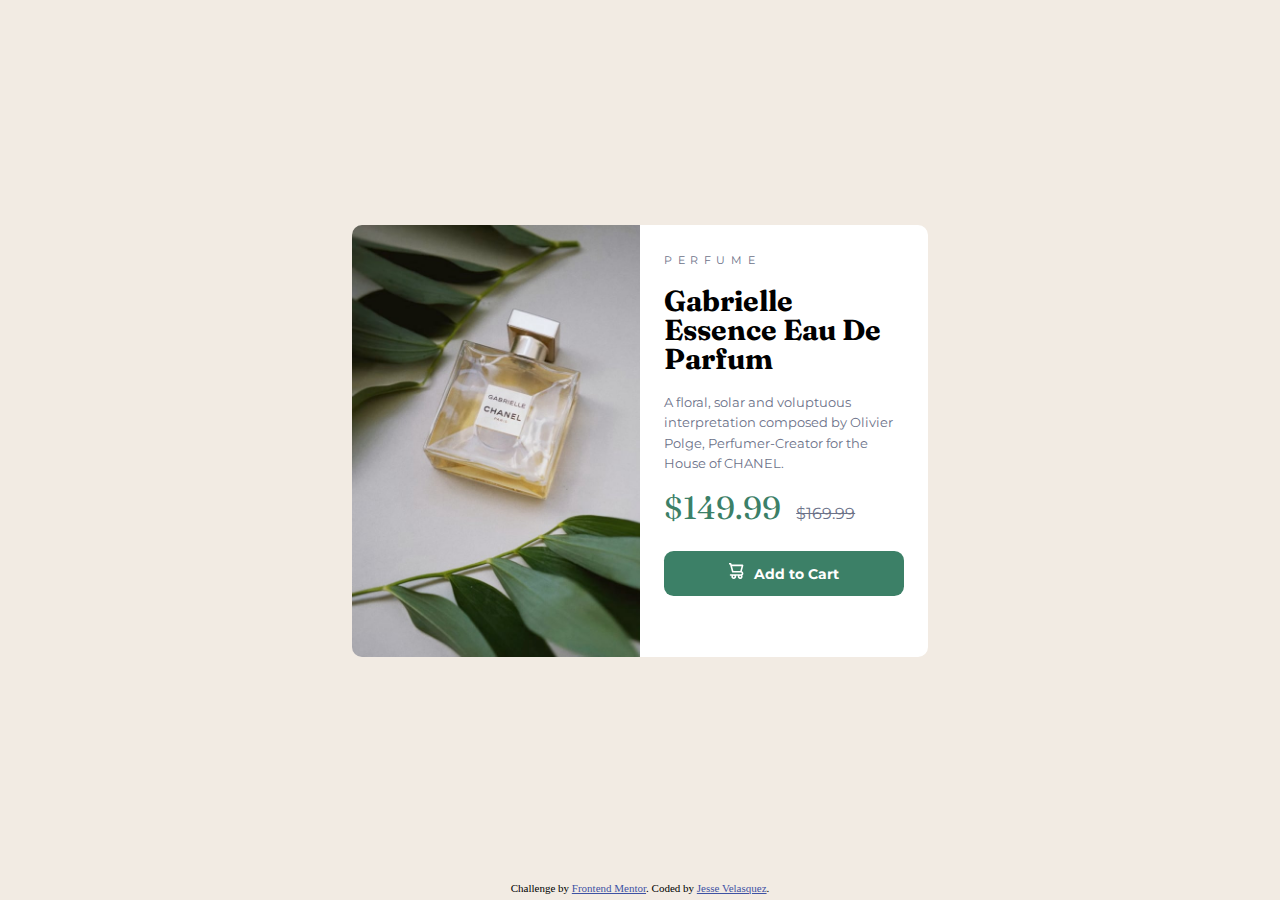
<file: index.html>
<!DOCTYPE html>
<html lang="en">
<head>
  <meta charset="UTF-8">
  <meta name="viewport" content="width=device-width, initial-scale=1.0"> <!-- displays site properly based on user's device -->

  <link rel="icon" type="image/png" sizes="32x32" href="./images/favicon-32x32.png">
  <link rel="preconnect" href="https://fonts.googleapis.com">
  <link rel="preconnect" href="https://fonts.gstatic.com" crossorigin>
  <link href="https://fonts.googleapis.com/css2?family=Inter:wght@500&family=Montserrat:wght@500&family=Rubik+Bubbles&display=swap" rel="stylesheet">
  <link rel="stylesheet" href="style.css">
  <link rel="preconnect" href="https://fonts.googleapis.com">
  <link rel="preconnect" href="https://fonts.gstatic.com" crossorigin>
  <link href="https://fonts.googleapis.com/css2?family=Fraunces:opsz,wght@9..144,700&family=Montserrat:wght@700&display=swap" rel="stylesheet">
  
  <title>Frontend Mentor | Product preview card component</title>

</head>
<body>

  <main class="main-container">
    <section class="content-section">
      <div class="img-wrapper">
        <img src="./images/image-product-desktop.jpg" class="desktop-img" alt="">
        <img src="./images/image-product-mobile.jpg" class="mobile-img" alt="">
      </div>
      <div class="info-wrapper">
        <span id="title">PERFUME</span>

        <h1>Gabrielle Essence Eau De Parfum</h1>

        <p>A floral, solar and voluptuous interpretation composed by Olivier Polge, 
        Perfumer-Creator for the House of CHANEL.</p>
        
        <div class="prices">
          <span id="current-price">$149.99</span>
          <span id="old-price">$169.99</span>
        </div>

        <div class="btn-container">
          <button>
            <img src="./images/icon-cart.svg" alt="">
            <span>Add to Cart</span>
          </button>
        </div>
      </div>
    </section>
  </main>
  <footer>
    <div class="attribution">
      Challenge by <a href="https://www.frontendmentor.io?ref=challenge" target="_blank">Frontend Mentor</a>. 
      Coded by <a href="https://github.com/jesse610/product_preview_card" target="_blank">Jesse Velasquez</a>.
    </div>
  </footer>
</body>
</html>
</file>
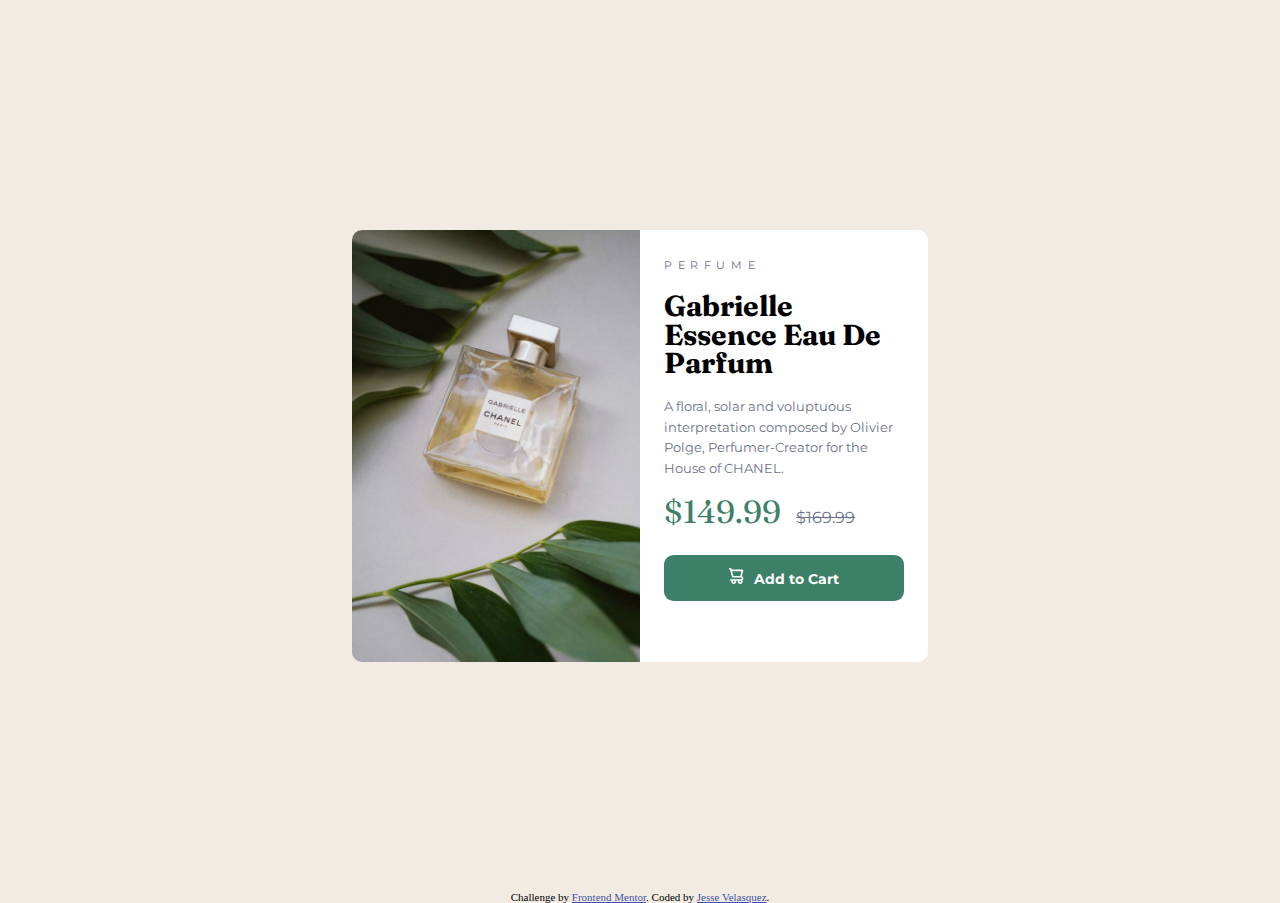
<file: product-preview-card-component-main/index.html>
<!DOCTYPE html>
<html lang="en">
<head>
  <meta charset="UTF-8">
  <meta name="viewport" content="width=device-width, initial-scale=1.0"> <!-- displays site properly based on user's device -->

  <link rel="icon" type="image/png" sizes="32x32" href="./images/favicon-32x32.png">
  <link rel="preconnect" href="https://fonts.googleapis.com">
  <link rel="preconnect" href="https://fonts.gstatic.com" crossorigin>
  <link href="https://fonts.googleapis.com/css2?family=Inter:wght@500&family=Montserrat:wght@500&family=Rubik+Bubbles&display=swap" rel="stylesheet">
  <link rel="stylesheet" href="style.css">
  <link rel="preconnect" href="https://fonts.googleapis.com">
  <link rel="preconnect" href="https://fonts.gstatic.com" crossorigin>
  <link href="https://fonts.googleapis.com/css2?family=Fraunces:opsz,wght@9..144,700&family=Montserrat:wght@700&display=swap" rel="stylesheet">
  
  <title>Frontend Mentor | Product preview card component</title>

</head>
<body>

  <div class="section">
    <div class="main">
      <div class="left-side">
        <img src="./images/image-product-desktop.jpg" class="desktop-img" alt="">
        <img src="./images/image-product-mobile.jpg" class="mobile-img" alt="">
      </div>
      <div class="right-side">
        <span id="title">PERFUME</span>

        <h1>Gabrielle Essence Eau De Parfum</h1>

        <p>A floral, solar and voluptuous interpretation composed by Olivier Polge, 
        Perfumer-Creator for the House of CHANEL.</p>
        
        <div class="prices">
          <span id="current-price">$149.99</span>
          <span id="old-price">$169.99</span>
        </div>

        <div class="btn-container">
          <button>
            <img src="./images/icon-cart.svg" alt="">
            <span>Add to Cart</span>
          </button>
        </div>
      </div>
    </div>
  </div>
  <div class="attribution">
    Challenge by <a href="https://www.frontendmentor.io?ref=challenge" target="_blank">Frontend Mentor</a>. 
    Coded by <a href="#">Jesse Velasquez</a>.
  </div>

</body>
</html>
</file>
<file: style.css>
* {
    -moz-box-sizing: border-box; 
    -webkit-box-sizing: border-box;
    box-sizing: border-box;
}

html {
    font-size: 100%;
    height: 100%;
    margin: 0px;  
}

body {
    background-color: hsl(30, 38%, 92%);
    height: 100%;
    margin: 0px;
}

.main-container {
    display: flex;
    justify-content: center;
    align-items: center;
    min-height: 98vh;
    margin: auto;
}

.content-section {
    display: flex;
    justify-content: center;
    width: 36rem;
}

/* left side styles */
.img-wrapper {
    font-size:0;
    line-height:0;
    height: 100%;
    width: 50%;
    border-top-left-radius: 10px;
    border-bottom-left-radius: 10px;
}

.img-wrapper img {
    max-width: 100%;
    max-height: 100%;
    border-top-left-radius: 10px;
    border-bottom-left-radius: 10px;
}

.mobile-img {
    display: none;
    max-width: 100%;
    max-height: 100%;
    border-top-left-radius: 10px;
    border-bottom-left-radius: 10px;
}


/* right side styles */
.info-wrapper {
    border-top-right-radius: 10px;
    border-bottom-right-radius: 10px;
    background: white;
    width: 50%;
    padding: 1.5rem;
    font-family: 'Montserrat';
}

#title {
    font-size: .7rem;
    letter-spacing: .5em;
    color: hsl(228, 12%, 48%);
}

.info-wrapper h1 {
    font-family: 'Fraunces';
    font-size: 1.8rem;
    line-height: 1.8rem;
}

.info-wrapper p {
    font-size: .8rem;
    color: hsl(228, 12%, 48%);
    line-height: 1.6em;
}

#old-price {
    color: hsl(228, 12%, 48%);
    text-decoration: line-through;
    text-align: center;
}

#current-price {
    font-family: 'Fraunces';
    font-size: 2rem;
    color: hsl(158, 36%, 37%);
    padding: 1rem 0;
    padding-right: .7rem;
}

.btn-container {
    padding-top: 1.5rem;
    text-align: center;
}

.btn-container button{
    text-align: center;
    width: 100%;
    font-family: 'Montserrat';
    padding: 0.8rem;
    border-radius: 0.6rem;
    color: white;
    background-color: hsl(158, 36%, 37%);
    outline: none;
    font-weight: 700;
    font-size: .9rem;
    border: none;
}

.btn-container button:hover {
    background-color: hsl(212, 21%, 14%);
    cursor: pointer;
}

.btn-container button img {
    padding-right: 0.4rem;
    text-align: center;
    font-size:0;
    line-height:0;
}

/* attibution styles */
.attribution { 
    font-size: 11px; 
    text-align: center; 
}
.attribution a { 
    color: hsl(228, 45%, 44%); 
}

/* media query */
@media screen and (max-width: 580px) {

    .content-section {
        max-width: 90%;
        display: block;
    }

    .desktop-img {
        display: none;
    }

    .mobile-img {
        display: block;
    }

    .img-wrapper,
    .info-wrapper {
        width: 100%;
    }

    .img-wrapper img{
        border-bottom-left-radius: 0px;
        border-top-right-radius: 10px;
    }
    .info-wrapper {
        border-top-right-radius: 0px;
        border-bottom-left-radius: 10px;
        border-bottom-right-radius: 10px;
    }
}
</file>
<file: product-preview-card-component-main/style.css>
* {
    -moz-box-sizing: border-box; 
    -webkit-box-sizing: border-box;
    box-sizing: border-box;
}

html {
    font-size: 100%;
    height: 100%;
    margin: 0px;  
}

body {
    background-color: hsl(30, 38%, 92%);
    height: 100%;
    margin: 0px;
}

.section {
    display: flex;
    justify-content: center;
    align-items: center;
    height: 99%;
    margin: auto;
}

.main {
    display: flex;
    justify-content: center;
    width: 36rem;
}

/* left side styles */
.left-side {
    font-size:0;
    line-height:0;
    height: 100%;
    width: 50%;
    border-top-left-radius: 10px;
    border-bottom-left-radius: 10px;
}

.left-side img {
    max-width: 100%;
    max-height: 100%;
    border-top-left-radius: 10px;
    border-bottom-left-radius: 10px;
}

.mobile-img {
    display: none;
    max-width: 100%;
    max-height: 100%;
    border-top-left-radius: 10px;
    border-bottom-left-radius: 10px;
}


/* right side styles */
.right-side {
    border-top-right-radius: 10px;
    border-bottom-right-radius: 10px;
    background: white;
    width: 50%;
    padding: 1.5rem;
    font-family: 'Montserrat';
}

#title {
    font-size: .7rem;
    letter-spacing: .5em;
    color: hsl(228, 12%, 48%);
}

.right-side h1 {
    font-family: 'Fraunces';
    font-size: 1.8rem;
    line-height: 1.8rem;
}

.right-side p {
    font-size: .8rem;
    color: hsl(228, 12%, 48%);
    line-height: 1.6em;
}

#old-price {
    color: hsl(228, 12%, 48%);
    text-decoration: line-through;
    text-align: center;
}

#current-price {
    font-family: 'Fraunces';
    font-size: 2rem;
    color: hsl(158, 36%, 37%);
    padding: 1rem 0;
    padding-right: .7rem;
}

.btn-container {
    padding-top: 1.5rem;
    text-align: center;
}

.btn-container button{
    text-align: center;
    width: 100%;
    font-family: 'Montserrat';
    padding: 0.8rem;
    border-radius: 0.6rem;
    color: white;
    background-color: hsl(158, 36%, 37%);
    outline: none;
    font-weight: 700;
    font-size: .9rem;
    border: none;
}

.btn-container button:hover {
    background-color: hsl(212, 21%, 14%);
    cursor: pointer;
}

.btn-container button img {
    padding-right: 0.4rem;
    text-align: center;
    font-size:0;
    line-height:0;
}

/* attibution styles */
.attribution { 
    font-size: 11px; 
    text-align: center; 
}
.attribution a { 
    color: hsl(228, 45%, 44%); 
}

@media screen and (max-width: 580px) {
    .section {
        height: auto;
        padding: 2rem 1rem;
    }

    .main {
        display: block;
    }

    .desktop-img {
        display: none;
    }

    .mobile-img {
        display: block;
    }

    .left-side,
    .right-side {
        width: 100%;
    }

    .left-side img{
        border-bottom-left-radius: 0px;
        border-top-right-radius: 10px;
    }
    .right-side {
        border-top-right-radius: 0px;
        border-bottom-left-radius: 10px;
        border-bottom-right-radius: 10px;
    }
}
</file>
